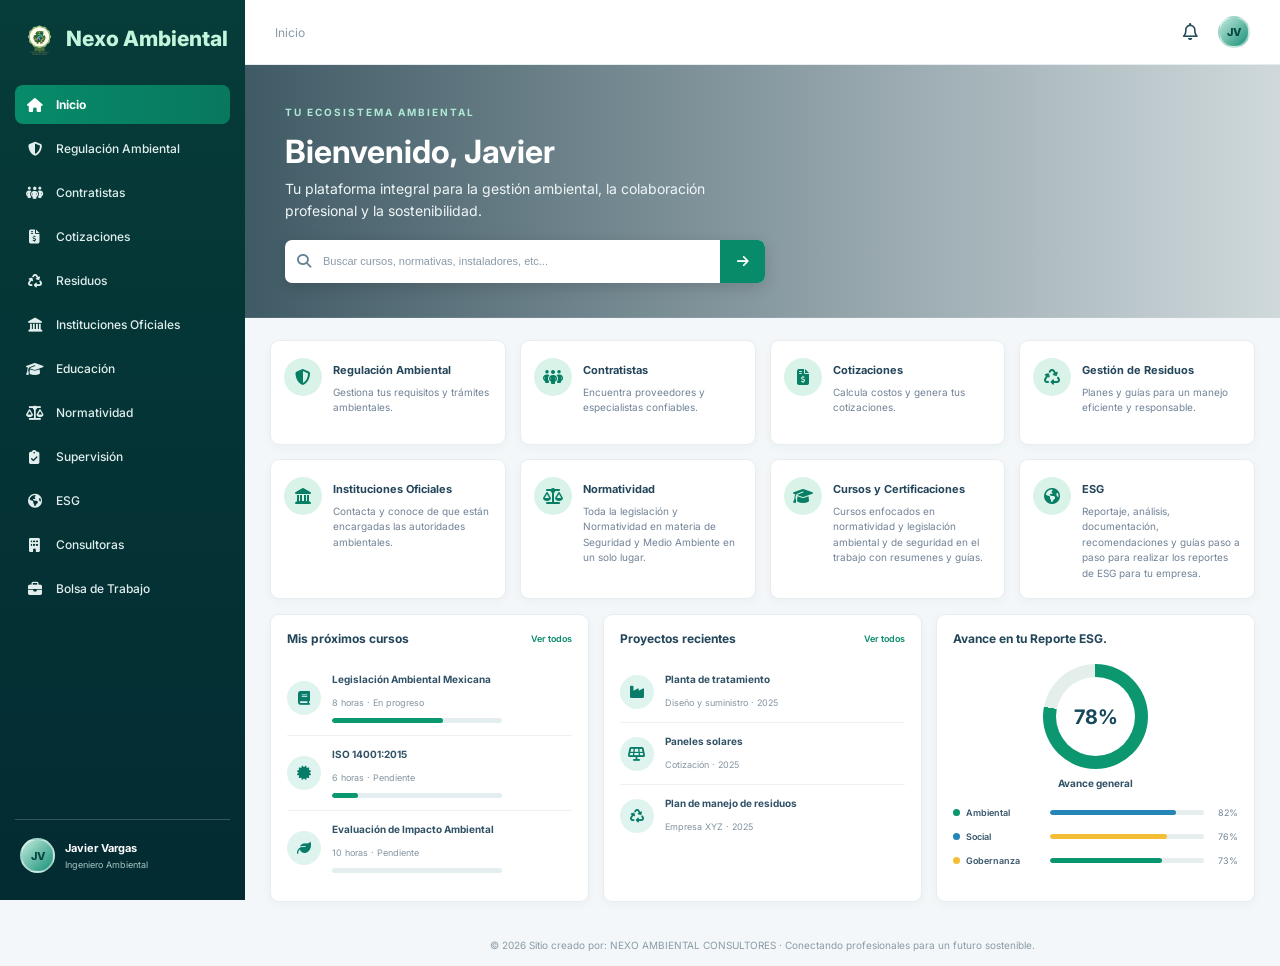
<file: index.html>
<!DOCTYPE html>
<html lang="es">
<head>
    <meta charset="UTF-8">
    <meta name="viewport" content="width=device-width, initial-scale=1.0">
    <title>Nexo Ambiental | Plataforma Ambiental</title>
    <link rel="stylesheet" href="styles.css">

    <link rel="preconnect" href="https://fonts.googleapis.com">
    <link rel="preconnect" href="https://fonts.gstatic.com" crossorigin>
    <link href="https://fonts.googleapis.com/css2?family=Inter:wght@400;500;600;700;800&display=swap" rel="stylesheet">

    <link rel="stylesheet" href="https://cdnjs.cloudflare.com/ajax/libs/font-awesome/6.5.2/css/all.min.css">
</head>

<body>

<div class="dashboard">

    <!-- MENÚ LATERAL -->
    <aside class="sidebar">

        <div class="logo">
            <img src="nexo-ambiental.png" alt="Logo Nexo Ambiental">
            <span>Nexo Ambiental</span>
        </div>

        <nav class="navigation">
            <a href="#" class="nav-link active">
                <i class="fa-solid fa-house"></i>
                <span>Inicio</span>
            </a>

            <a href="#regulacion" class="nav-link">
                <i class="fa-solid fa-shield-halved"></i>
                <span>Regulación Ambiental</span>
            </a>

            <a href="#instaladores" class="nav-link">
                <i class="fa-solid fa-people-group"></i>
                <span>Contratistas</span>
            </a>

            <a href="#cotizaciones" class="nav-link">
                <i class="fa-solid fa-file-invoice-dollar"></i>
                <span>Cotizaciones</span>
            </a>

            <a href="#residuos" class="nav-link">
                <i class="fa-solid fa-recycle"></i>
                <span>Residuos</span>
            </a>

            <a href="instituciones.html" class="nav-link">
                <i class="fa-solid fa-landmark"></i>
                <span>Instituciones Oficiales</span>
            </a>

            <a href="#educacion" class="nav-link">
                <i class="fa-solid fa-graduation-cap"></i>
                <span>Educación</span>
            </a>

            <a href="#normatividad" class="nav-link">
                <i class="fa-solid fa-scale-balanced"></i>
                <span>Normatividad</span>
            </a>

            <a href="#supervision" class="nav-link">
                <i class="fa-solid fa-clipboard-check"></i>
                <span>Supervisión</span>
            </a>

            <a href="#esg" class="nav-link">
                <i class="fa-solid fa-earth-americas"></i>
                <span>ESG</span>
            </a>

            <a href="#consultoras" class="nav-link">
                <i class="fa-solid fa-building"></i>
                <span>Consultoras</span>
            </a>

            <a href="#empleos" class="nav-link">
                <i class="fa-solid fa-briefcase"></i>
                <span>Bolsa de Trabajo</span>
            </a>
        </nav>

        <div class="sidebar-profile">
            <div class="avatar">JV</div>
            <div>
                <strong>Javier Vargas</strong>
                <small>Ingeniero Ambiental</small>
            </div>
        </div>

    </aside>


    <!-- CONTENIDO PRINCIPAL -->
    <main class="main-content">

        <!-- BARRA SUPERIOR -->
        <header class="topbar">
            <div class="breadcrumb">Inicio</div>

            <div class="topbar-actions">
                <button aria-label="Notificaciones">
                    <i class="fa-regular fa-bell"></i>
                </button>

                <div class="avatar top-avatar">JV</div>
            </div>
        </header>


        <!-- BANNER PRINCIPAL -->
        <section class="hero">

            <div class="hero-content">
                <span class="welcome-label">TU ECOSISTEMA AMBIENTAL</span>

                <h1>Bienvenido, Javier</h1>

                <p>
                    Tu plataforma integral para la gestión ambiental,
                    la colaboración profesional y la sostenibilidad.
                </p>

                <div class="search-box">
                    <i class="fa-solid fa-magnifying-glass"></i>

                    <input
                        type="search"
                        placeholder="Buscar cursos, normativas, instaladores, etc..."
                    >

                    <button aria-label="Buscar">
                        <i class="fa-solid fa-arrow-right"></i>
                    </button>
                </div>
            </div>

        </section>


        <!-- TARJETAS DE FUNCIONALIDADES -->
        <section class="content-section">

            <div class="feature-grid">

                <a href="#regulacion" class="feature-card">
                    <div class="feature-icon">
                        <i class="fa-solid fa-shield-halved"></i>
                    </div>
                    <div>
                        <h3>Regulación Ambiental</h3>
                        <p>Gestiona tus requisitos y trámites ambientales.</p>
                    </div>
                    <i class="fa-solid fa-chevron-right card-arrow"></i>
                </a>


                <a href="#instaladores" class="feature-card">
                    <div class="feature-icon">
                        <i class="fa-solid fa-people-group"></i>
                    </div>
                    <div>
                        <h3>Contratistas</h3>
                        <p>Encuentra proveedores y especialistas confiables.</p>
                    </div>
                    <i class="fa-solid fa-chevron-right card-arrow"></i>
                </a>


                <a href="#cotizaciones" class="feature-card">
                    <div class="feature-icon">
                        <i class="fa-solid fa-file-invoice-dollar"></i>
                    </div>
                    <div>
                        <h3>Cotizaciones</h3>
                        <p>Calcula costos y genera tus cotizaciones.</p>
                    </div>
                    <i class="fa-solid fa-chevron-right card-arrow"></i>
                </a>


                <a href="#residuos" class="feature-card">
                    <div class="feature-icon">
                        <i class="fa-solid fa-recycle"></i>
                    </div>
                    <div>
                        <h3>Gestión de Residuos</h3>
                        <p>Planes y guías para un manejo eficiente y responsable.</p>
                    </div>
                    <i class="fa-solid fa-chevron-right card-arrow"></i>
                </a>


                <a href="instituciones.html" class="feature-card">
                    <div class="feature-icon">
                        <i class="fa-solid fa-landmark"></i>
                    </div>
                    <div>
                        <h3>Instituciones Oficiales</h3>
                        <p>Contacta y conoce de que están encargadas las autoridades ambientales.</p>
                    </div>
                    <i class="fa-solid fa-chevron-right card-arrow"></i>
                </a>


                <a href="#normatividad" class="feature-card">
                    <div class="feature-icon">
                        <i class="fa-solid fa-scale-balanced"></i>
                    </div>
                    <div>
                        <h3>Normatividad</h3>
                        <p>Toda la legislación y Normatividad en materia de Seguridad y Medio Ambiente en un solo lugar.</p>
                    </div>
                    <i class="fa-solid fa-chevron-right card-arrow"></i>
                </a>


                <a href="#educacion" class="feature-card">
                    <div class="feature-icon">
                        <i class="fa-solid fa-graduation-cap"></i>
                    </div>
                    <div>
                        <h3>Cursos y Certificaciones</h3>
                        <p>Cursos enfocados en normatividad y legislación ambiental y de seguridad en el trabajo con resumenes y guías.</p>
                    </div>
                    <i class="fa-solid fa-chevron-right card-arrow"></i>
                </a>


                <a href="#esg" class="feature-card">
                    <div class="feature-icon">
                        <i class="fa-solid fa-earth-americas"></i>
                    </div>
                    <div>
                        <h3>ESG</h3>
                        <p>Reportaje, análisis, documentación, recomendaciones y guías paso a paso para realizar los reportes de ESG para tu empresa.</p>
                    </div>
                    <i class="fa-solid fa-chevron-right card-arrow"></i>
                </a>

            </div>


            <!-- PANELES INFERIORES -->
            <div class="bottom-grid">

                <!-- CURSOS -->
                <div class="dashboard-card">
                    <div class="section-heading">
                        <h2>Mis próximos cursos</h2>
                        <a href="#educacion">Ver todos</a>
                    </div>

                    <div class="list-item">
                        <div class="list-icon">
                            <i class="fa-solid fa-book"></i>
                        </div>

                        <div class="list-info">
                            <strong>Legislación Ambiental Mexicana</strong>
                            <small>8 horas · En progreso</small>
                            <div class="progress">
                                <span style="width: 65%"></span>
                            </div>
                        </div>
                    </div>

                    <div class="list-item">
                        <div class="list-icon">
                            <i class="fa-solid fa-certificate"></i>
                        </div>

                        <div class="list-info">
                            <strong>ISO 14001:2015</strong>
                            <small>6 horas · Pendiente</small>
                            <div class="progress">
                                <span style="width: 15%"></span>
                            </div>
                        </div>
                    </div>

                    <div class="list-item">
                        <div class="list-icon">
                            <i class="fa-solid fa-leaf"></i>
                        </div>

                        <div class="list-info">
                            <strong>Evaluación de Impacto Ambiental</strong>
                            <small>10 horas · Pendiente</small>
                            <div class="progress">
                                <span style="width: 0%"></span>
                            </div>
                        </div>
                    </div>
                </div>


                <!-- PROYECTOS -->
                <div class="dashboard-card">
                    <div class="section-heading">
                        <h2>Proyectos recientes</h2>
                        <a href="#cotizaciones">Ver todos</a>
                    </div>

                    <div class="list-item">
                        <div class="list-icon">
                            <i class="fa-solid fa-industry"></i>
                        </div>

                        <div class="list-info">
                            <strong>Planta de tratamiento</strong>
                            <small>Diseño y suministro · 2025</small>
                        </div>
                    </div>

                    <div class="list-item">
                        <div class="list-icon">
                            <i class="fa-solid fa-solar-panel"></i>
                        </div>

                        <div class="list-info">
                            <strong>Paneles solares</strong>
                            <small>Cotización · 2025</small>
                        </div>
                    </div>

                    <div class="list-item">
                        <div class="list-icon">
                            <i class="fa-solid fa-recycle"></i>
                        </div>

                        <div class="list-info">
                            <strong>Plan de manejo de residuos</strong>
                            <small>Empresa XYZ · 2025</small>
                        </div>
                    </div>
                </div>


                <!-- INDICADORES ESG -->
                <div class="dashboard-card esg-card">
                    <div class="section-heading">
                        <h2>Avance en tu Reporte ESG.</h2>
                    </div>

                    <div class="esg-chart">
                        <div class="chart-circle">
                            <div class="chart-inner">
                                <strong>78%</strong>
                            </div>
                        </div>
                        <strong>Avance general</strong>
                    </div>

                    <div class="indicator">
                        <span><i class="dot green"></i> Ambiental</span>
                        <div class="indicator-bar">
                            <span style="width: 82%"></span>
                        </div>
                        <small>82%</small>
                    </div>

                    <div class="indicator">
                        <span><i class="dot blue"></i> Social</span>
                        <div class="indicator-bar">
                            <span style="width: 76%"></span>
                        </div>
                        <small>76%</small>
                    </div>

                    <div class="indicator">
                        <span><i class="dot yellow"></i> Gobernanza</span>
                        <div class="indicator-bar">
                            <span style="width: 73%"></span>
                        </div>
                        <small>73%</small>
                    </div>
                </div>

            </div>

        </section>

        <footer>
            © 2026 Sitio creado por: NEXO AMBIENTAL CONSULTORES · Conectando profesionales para un futuro sostenible.
        </footer>

    </main>

</div>

<script src="script.js"></script>
</body>
</html>
</file>
<file: styles.css>
/* ==============================
   CONFIGURACIÓN GENERAL
================================ */

* {
    margin: 0;
    padding: 0;
    box-sizing: border-box;
}

:root {
    --dark-green: #063b38;
    --sidebar-green: #052f30;
    --primary-green: #078b69;
    --light-green: #d9f3e9;
    --mint: #a9e2d0;
    --text-dark: #193b4c;
    --text-gray: #718397;
    --background: #f3f7f9;
    --white: #ffffff;
}

body {
    font-family: 'Inter', sans-serif;
    background: var(--background);
    color: var(--text-dark);
}

a {
    text-decoration: none;
    color: inherit;
}

button {
    font-family: inherit;
    cursor: pointer;
    border: none;
}


/* ==============================
   ESTRUCTURA PRINCIPAL
================================ */

.dashboard {
    display: flex;
    min-height: 100vh;
}


/* ==============================
   MENÚ LATERAL
================================ */

.sidebar {
    width: 245px;
    min-width: 245px;
    background: linear-gradient(180deg, #063c39, #032b32);
    color: white;
    display: flex;
    flex-direction: column;
    padding: 22px 15px;
    position: fixed;
    top: 0;
    left: 0;
    height: 100vh;
    z-index: 10;
   overflow-y: scroll;
   scroll-behavior: smooth;
}

.logo {
    display: flex;
    align-items: center;
    gap: 10px;
    font-size: 21px;
    font-weight: 800;
    padding: 0 8px 30px;
    color: #c3f4dc;
}

.logo img {
    width: 33px;
    height: 33px;
    object-fit: contain;
    display: block;
}

.logo span {
    white-space: nowrap;
}

.navigation {
    display: flex;
    flex-direction: column;
    gap: 5px;
}

.nav-link {
    display: flex;
    align-items: center;
    gap: 13px;
    padding: 12px 11px;
    border-radius: 8px;
    font-size: 12px;
    font-weight: 500;
    color: #e1eeed;
    transition: all 0.25s ease;
}

.nav-link i {
    width: 17px;
    text-align: center;
    font-size: 14px;
}

.nav-link:hover {
    background: rgba(255,255,255,0.12);
    transform: translateX(3px);
}

.nav-link.active {
    background: linear-gradient(90deg, #078b69, #08785e);
    color: white;
    font-weight: 700;
}

.sidebar-profile {
    margin-top: auto;
    padding: 18px 5px 5px;
    border-top: 1px solid rgba(255,255,255,0.2);
    display: flex;
    align-items: center;
    gap: 10px;
}

.avatar {
    width: 35px;
    height: 35px;
    background: linear-gradient(135deg, #c1eadc, #168f76);
    border: 2px solid rgba(255,255,255,0.5);
    color: #06483d;
    border-radius: 50%;
    display: flex;
    justify-content: center;
    align-items: center;
    font-size: 11px;
    font-weight: 800;
    flex-shrink: 0;
}

.sidebar-profile strong {
    display: block;
    font-size: 11px;
}

.sidebar-profile small {
    display: block;
    color: #a8c5c2;
    font-size: 9px;
    margin-top: 4px;
}


/* ==============================
   CONTENIDO PRINCIPAL
================================ */

.main-content {
    margin-left: 245px;
    width: calc(100% - 245px);
    min-height: 100vh;
}


/* ==============================
   BARRA SUPERIOR
================================ */

.topbar {
    height: 65px;
    background: white;
    display: flex;
    justify-content: space-between;
    align-items: center;
    padding: 0 30px;
    border-bottom: 1px solid #e7edef;
}

.breadcrumb {
    font-size: 12px;
    color: #8a9aa5;
}

.topbar-actions {
    display: flex;
    align-items: center;
    gap: 20px;
}

.topbar-actions button {
    background: transparent;
    font-size: 17px;
    color: #254c59;
}

.top-avatar {
    width: 32px;
    height: 32px;
}


/* ==============================
   BANNER PRINCIPAL
================================ */

.hero {
    min-height: 225px;
    background:
        linear-gradient(90deg,
        rgba(4, 38, 52, 0.75),
        rgba(4, 47, 54, 0.15)),
        url("https://www.ier.unam.mx/assets/images/Eolica-meta.jpg");

    background-size: cover;
    background-position: center 48%;
    display: flex;
    align-items: center;
    padding: 35px 40px;
    color: white;
}

.hero-content {
    max-width: 570px;
}

.welcome-label {
    font-size: 10px;
    letter-spacing: 2px;
    font-weight: 700;
    color: #aee9d2;
}

.hero h1 {
    font-size: 32px;
    font-weight: 700;
    margin: 12px 0 7px;
}

.hero p {
    font-size: 14px;
    line-height: 1.6;
    max-width: 480px;
    color: #f0f6f7;
}


/* ==============================
   BUSCADOR
================================ */

.search-box {
    display: flex;
    align-items: center;
    background: white;
    max-width: 550px;
    height: 43px;
    border-radius: 7px;
    margin-top: 17px;
    overflow: hidden;
    box-shadow: 0 4px 15px rgba(0,0,0,0.15);
}

.search-box > i {
    color: #668496;
    margin: 0 12px;
    font-size: 14px;
}

.search-box input {
    flex: 1;
    border: none;
    outline: none;
    font-size: 11px;
    min-width: 0;
    color: var(--text-dark);
}

.search-box input::placeholder {
    color: #8b9aa7;
}

.search-box button {
    background: var(--primary-green);
    color: white;
    width: 45px;
    height: 43px;
    transition: background 0.2s;
}

.search-box button:hover {
    background: #05684f;
}


/* ==============================
   SECCIÓN DE CONTENIDO
================================ */

.content-section {
    padding: 22px 25px;
}

.feature-grid {
    display: grid;
    grid-template-columns: repeat(4, minmax(0, 1fr));
    gap: 14px;
}


/* ==============================
   TARJETAS DE FUNCIONALIDADES
================================ */

.feature-card {
    background: white;
    border: 1px solid #e8eef0;
    border-radius: 9px;
    min-height: 105px;
    padding: 17px 13px;
    display: flex;
    align-items: flex-start;
    gap: 11px;
    position: relative;
    box-shadow: 0 3px 10px rgba(24, 59, 76, 0.035);
    transition: all 0.25s ease;
}

.feature-card:hover {
    transform: translateY(-4px);
    border-color: #a5dccc;
    box-shadow: 0 8px 20px rgba(13, 100, 79, 0.10);
}

.feature-icon {
    width: 38px;
    height: 38px;
    min-width: 38px;
    background: #d9f3e9;
    color: #087e65;
    display: flex;
    justify-content: center;
    align-items: center;
    border-radius: 50%;
    font-size: 16px;
}

.feature-card h3 {
    font-size: 11px;
    font-weight: 700;
    color: #24465b;
    margin: 5px 0 8px;
}

.feature-card p {
    font-size: 10px;
    color: #718397;
    line-height: 1.55;
}

.card-arrow {
    position: absolute;
    right: 10px;
    bottom: 12px;
    font-size: 9px;
    color: #a5b9b9;
    opacity: 0;
    transition: 0.2s;
}

.feature-card:hover .card-arrow {
    opacity: 1;
    right: 7px;
}


/* ==============================
   PANELES INFERIORES
================================ */

.bottom-grid {
    display: grid;
    grid-template-columns: 1fr 1fr 1fr;
    gap: 14px;
    margin-top: 15px;
}

.dashboard-card {
    background: white;
    border: 1px solid #e8eef0;
    border-radius: 9px;
    padding: 16px;
    box-shadow: 0 3px 10px rgba(24, 59, 76, 0.035);
}

.section-heading {
    display: flex;
    justify-content: space-between;
    align-items: center;
    margin-bottom: 15px;
}

.section-heading h2 {
    font-size: 12px;
    color: #23465a;
}

.section-heading a {
    font-size: 9px;
    color: #078b69;
    font-weight: 600;
}

.section-heading a:hover {
    text-decoration: underline;
}


/* ==============================
   LISTA DE CURSOS Y PROYECTOS
================================ */

.list-item {
    display: flex;
    align-items: center;
    gap: 11px;
    padding: 12px 0;
    border-bottom: 1px solid #edf1f2;
}

.list-item:last-child {
    border-bottom: none;
}

.list-icon {
    width: 34px;
    height: 34px;
    min-width: 34px;
    border-radius: 50%;
    background: #e0f4ef;
    color: #087c69;
    display: flex;
    justify-content: center;
    align-items: center;
    font-size: 14px;
}

.list-info {
    flex: 1;
    min-width: 0;
}

.list-info strong {
    display: block;
    font-size: 10px;
    color: #315267;
    margin-bottom: 5px;
}

.list-info small {
    font-size: 9px;
    color: #8494a0;
}


/* ==============================
   BARRAS DE PROGRESO
================================ */

.progress {
    width: 100%;
    max-width: 170px;
    height: 5px;
    border-radius: 10px;
    background: #e4edf0;
    margin-top: 8px;
    overflow: hidden;
}

.progress span {
    display: block;
    height: 100%;
    border-radius: 10px;
    background: #0a9871;
}


/* ==============================
   INDICADORES ESG
================================ */

.esg-chart {
    display: flex;
    flex-direction: column;
    align-items: center;
    gap: 8px;
    margin: 18px 0;
}

.chart-circle {
    width: 105px;
    height: 105px;
    border-radius: 50%;
    background: conic-gradient(
        #0c9771 0% 78%,
        #e4efec 78% 100%
    );
    display: flex;
    align-items: center;
    justify-content: center;
    position: relative;
}

.chart-inner {
    width: 79px;
    height: 79px;
    background: white;
    border-radius: 50%;
    display: flex;
    justify-content: center;
    align-items: center;
}

.chart-inner strong {
    font-size: 20px;
    color: #17475a;
}

.esg-chart > strong {
    font-size: 10px;
    color: #315267;
}

.indicator {
    display: flex;
    align-items: center;
    gap: 7px;
    margin-top: 13px;
    font-size: 9px;
}

.indicator > span:first-child {
    min-width: 90px;
    font-weight: 600;
    color: #38566a;
}

.dot {
    width: 7px;
    height: 7px;
    display: inline-block;
    border-radius: 50%;
    margin-right: 4px;
}

.green {
    background: #07966d;
}

.blue {
    background: #2386b7;
}

.yellow {
    background: #f4bd36;
}

.indicator-bar {
    flex: 1;
    height: 5px;
    background: #e7eeee;
    border-radius: 10px;
    overflow: hidden;
}

.indicator-bar span {
    display: block;
    height: 100%;
    background: #07966d;
    border-radius: 10px;
}

.indicator:nth-of-type(3) .indicator-bar span {
    background: #2386b7;
}

.indicator:nth-of-type(4) .indicator-bar span {
    background: #f4bd36;
}

.indicator small {
    width: 27px;
    text-align: right;
    color: #718397;
    font-size: 9px;
}


/* ==============================
   PIE DE PÁGINA
================================ */

footer {
    padding: 15px 25px;
    color: #8b9ba5;
    font-size: 10px;
    text-align: center;
}


/* ==============================
   DISEÑO RESPONSIVE
================================ */

@media (max-width: 1100px) {

    .sidebar {
        width: 210px;
        min-width: 210px;
    }

    .main-content {
        margin-left: 210px;
        width: calc(100% - 210px);
    }

    .feature-grid {
        grid-template-columns: repeat(2, minmax(0, 1fr));
    }

    .bottom-grid {
        grid-template-columns: repeat(2, minmax(0, 1fr));
    }

    .esg-card {
        grid-column: span 2;
    }

}

@media (max-width: 700px) {

    .sidebar {
        width: 65px;
        min-width: 65px;
        padding: 18px 8px;
        align-items: center;
    }

    .logo {
        padding: 0 0 25px;
    }

    .logo span,
    .nav-link span,
    .sidebar-profile > div:last-child {
        display: none;
    }

    .nav-link {
        justify-content: center;
        padding: 13px 8px;
        width: 45px;
    }

    .nav-link i {
        font-size: 16px;
    }

    .sidebar-profile {
        justify-content: center;
        width: 100%;
    }

    .main-content {
        margin-left: 65px;
        width: calc(100% - 65px);
    }

    .topbar {
        padding: 0 15px;
    }

    .hero {
        padding: 30px 20px;
        min-height: 240px;
    }

    .hero h1 {
        font-size: 25px;
    }

    .hero p {
        font-size: 12px;
    }

    .content-section {
        padding: 15px;
    }

    .feature-grid {
        grid-template-columns: 1fr;
    }

    .bottom-grid {
        grid-template-columns: 1fr;
    }

    .esg-card {
        grid-column: auto;
    }

}

@media (max-width: 380px) {

    .breadcrumb {
        font-size: 10px;
    }

    .hero h1 {
        font-size: 21px;
    }

    .feature-card {
        padding: 14px 10px;
    }

}
</file>
